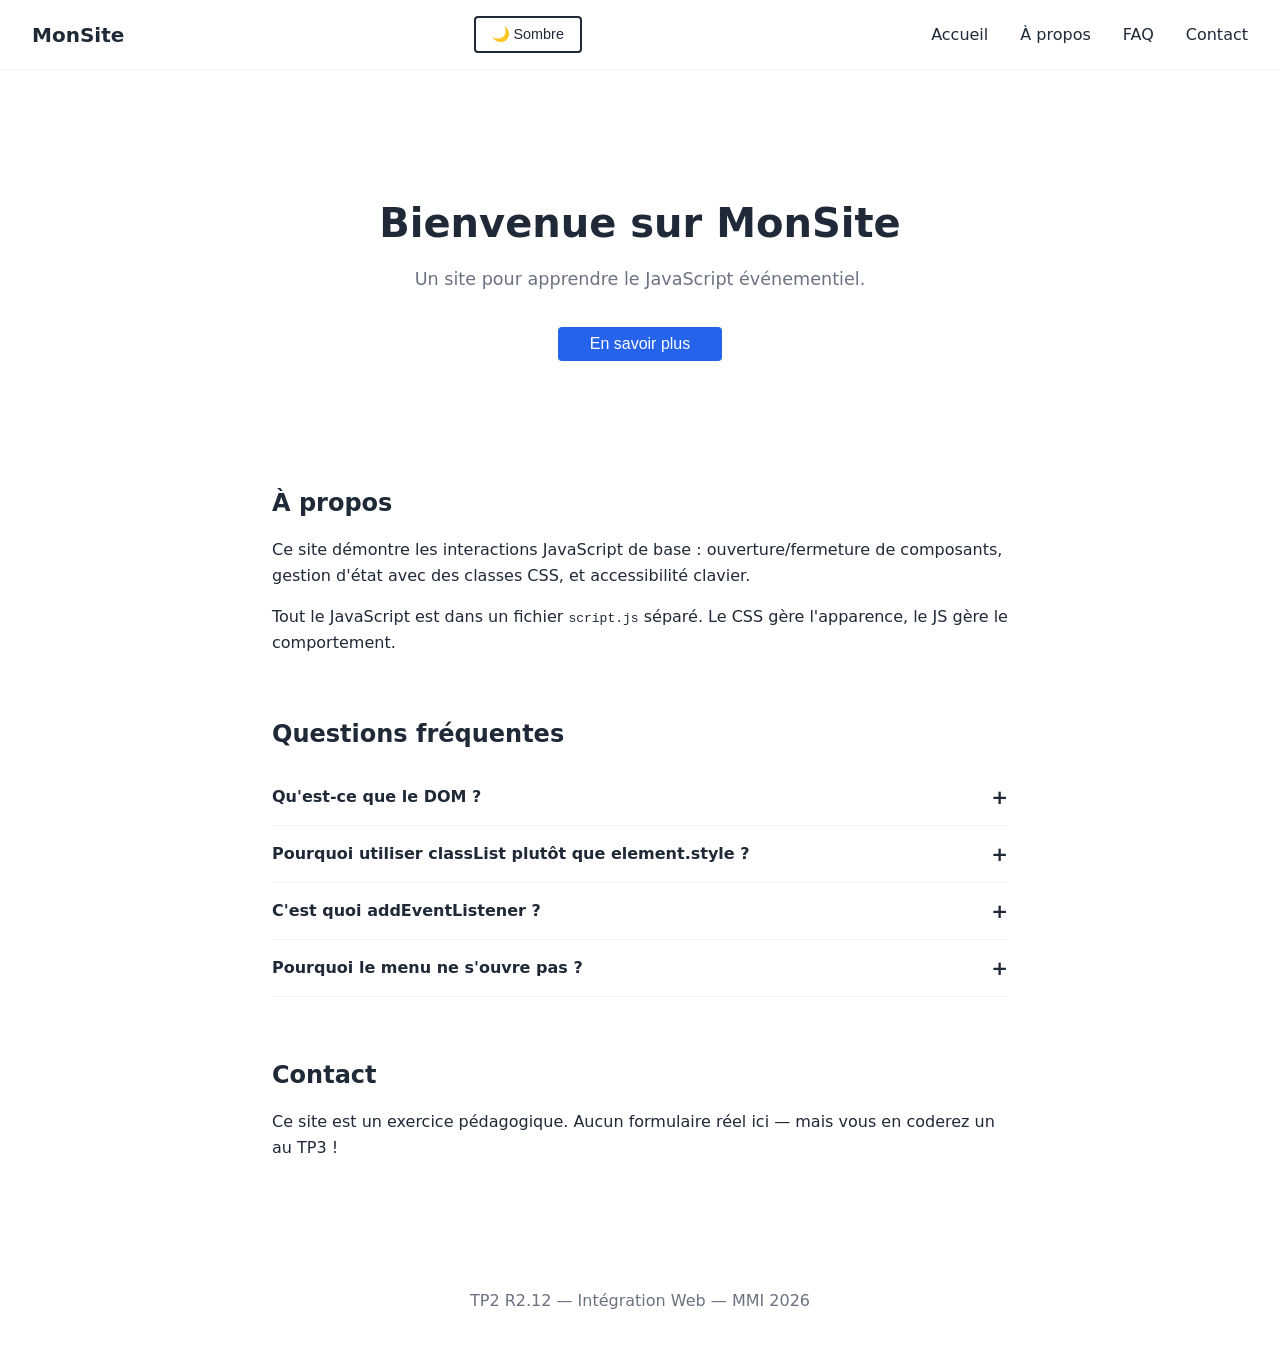
<file: TP2/index.html>
<!DOCTYPE html>
<html lang="fr">
<head>
  <meta charset="UTF-8">
  <meta name="viewport" content="width=device-width, initial-scale=1.0">
  <title>TP2 — JavaScript événementiel</title>
  <style>
    /* ================================
       VARIABLES
       ================================ */
    :root {
      --color-primary: #2563eb;
      --color-text: #1f2937;
      --color-text-light: #6b7280;
      --color-bg: #ffffff;
      --color-bg-alt: #f3f4f6;
      --color-overlay: rgba(0, 0, 0, 0.5);
      --font-base: system-ui, -apple-system, sans-serif;
      --space-sm: 0.5rem;
      --space-md: 1rem;
      --space-lg: 2rem;
      --space-xl: 4rem;
    }

    /* ================================
       THÈME SOMBRE (bonus)
       ================================ */
    .dark {
      --color-primary: #60a5fa;
      --color-text: #e5e7eb;
      --color-text-light: #9ca3af;
      --color-bg: #111827;
      --color-bg-alt: #1f2937;
      --color-overlay: rgba(0, 0, 0, 0.7);
    }

    /* ================================
       BASE
       ================================ */
    *, *::before, *::after {
      box-sizing: border-box;
    }

    body {
      font-family: var(--font-base);
      line-height: 1.6;
      color: var(--color-text);
      background-color: var(--color-bg);
      margin: 0;
      transition: background-color 0.3s, color 0.3s;
    }

    h1, h2, h3 { line-height: 1.2; }

    a {
      color: var(--color-primary);
      text-decoration: none;
    }

    a:hover { text-decoration: underline; }

    /* ================================
       HEADER + NAVIGATION
       ================================ */
    header {
      display: flex;
      justify-content: space-between;
      align-items: center;
      padding: var(--space-md) var(--space-lg);
      border-bottom: 1px solid var(--color-bg-alt);
    }

    .logo {
      font-weight: bold;
      font-size: 1.25rem;
      color: var(--color-text);
      text-decoration: none;
    }

    .header-right {
      display: flex;
      align-items: center;
      gap: var(--space-md);
    }

    /* Bouton menu burger */
    .menu-btn {
      display: none;
      background: none;
      border: 2px solid var(--color-text);
      border-radius: 0.25rem;
      color: var(--color-text);
      font-size: 1.25rem;
      padding: var(--space-sm);
      cursor: pointer;
      line-height: 1;
    }

    /* Bouton thème */
    #theme-toggle {
      background: none;
      border: 2px solid var(--color-text);
      border-radius: 0.25rem;
      color: var(--color-text);
      padding: var(--space-sm) var(--space-md);
      cursor: pointer;
      font-size: 0.9rem;
    }

    /* Navigation */
    .menu ul {
      display: flex;
      gap: var(--space-lg);
      list-style: none;
      padding: 0;
      margin: 0;
    }

    .menu a {
      color: var(--color-text);
      font-weight: 500;
    }

    /* Mobile : menu caché par défaut */
    @media (max-width: 640px) {
      .menu-btn {
        display: block;
      }

      .menu {
        display: none;
        position: absolute;
        top: 100%;
        left: 0;
        right: 0;
        background: var(--color-bg);
        border-bottom: 1px solid var(--color-bg-alt);
        padding: var(--space-md) var(--space-lg);
        z-index: 10;
      }

      .menu.is-open {
        display: block;
      }

      .menu ul {
        flex-direction: column;
        gap: var(--space-md);
      }

      header {
        position: relative;
      }
    }

    /* ================================
       MAIN
       ================================ */
    main {
      max-width: 800px;
      margin: 0 auto;
      padding: var(--space-lg);
    }

    section {
      margin-bottom: var(--space-xl);
    }

    /* ================================
       HERO
       ================================ */
    .hero {
      text-align: center;
      padding: var(--space-xl) 0;
    }

    .hero h1 {
      font-size: 2.5rem;
      margin-bottom: var(--space-sm);
    }

    .hero p {
      color: var(--color-text-light);
      font-size: 1.1rem;
    }

    /* ================================
       BOUTON MODALE
       ================================ */
    .modal-open {
      background-color: var(--color-primary);
      color: white;
      border: none;
      padding: var(--space-sm) var(--space-lg);
      border-radius: 0.25rem;
      font-size: 1rem;
      cursor: pointer;
      margin-top: var(--space-md);
    }

    .modal-open:hover {
      opacity: 0.9;
    }

    /* ================================
       MODALE
       ================================ */
    .modal {
      display: none;
      position: fixed;
      top: 0;
      left: 0;
      width: 100%;
      height: 100%;
      background: var(--color-overlay);
      z-index: 100;
      justify-content: center;
      align-items: center;
    }

    .modal.is-visible {
      display: flex;
    }

    .modal-content {
      background: var(--color-bg);
      border-radius: 0.5rem;
      padding: var(--space-lg);
      max-width: 500px;
      width: 90%;
      position: relative;
    }

    .modal-content h2 {
      margin-top: 0;
    }

    .modal-close {
      position: absolute;
      top: var(--space-md);
      right: var(--space-md);
      background: none;
      border: none;
      font-size: 1.5rem;
      cursor: pointer;
      color: var(--color-text);
      line-height: 1;
    }

    /* ================================
       ACCORDÉON FAQ
       ================================ */
    .faq-item {
      border-bottom: 1px solid var(--color-bg-alt);
    }

    .faq-question {
      width: 100%;
      background: none;
      border: none;
      text-align: left;
      padding: var(--space-md) 0;
      font-size: 1rem;
      font-weight: 600;
      color: var(--color-text);
      cursor: pointer;
      display: flex;
      justify-content: space-between;
      align-items: center;
      font-family: var(--font-base);
    }

    .faq-question::after {
      content: '+';
      font-size: 1.25rem;
      transition: transform 0.2s;
    }

    .faq-answer {
      display: none;
      padding: 0 0 var(--space-md) 0;
      color: var(--color-text-light);
    }

    .faq-answer.is-visible {
      display: block;
    }

    /* ================================
       FOCUS VISIBLE
       ================================ */
    :focus-visible {
      outline: 2px solid var(--color-primary);
      outline-offset: 2px;
    }
  </style>
</head>
<body>

  <!-- ================================
       HEADER + NAVIGATION
       ================================ -->
  <header>
    <a href="#" class="logo">MonSite</a>
    <div class="header-right">
      <button id="theme-toggle">🌙 Sombre</button>
      <button class="menu-btn" aria-expanded="false">☰</button>


    </div>
    <nav class="menu">
      <ul>
        <li><a href="#accueil">Accueil</a></li>
        <li><a href="#apropos">À propos</a></li>
        <li><a href="#faq">FAQ</a></li>
        <li><a href="#contact">Contact</a></li>
      </ul>
    </nav>
  </header>

  <main>

    <!-- ================================
         HERO + BOUTON MODALE
         ================================ -->
    <section id="accueil" class="hero">
      <h1>Bienvenue sur MonSite</h1>
      <p>Un site pour apprendre le JavaScript événementiel.</p>
      <button class="modal-open">En savoir plus</button>
    </section>

    <!-- ================================
         MODALE
         ================================ -->
    <div class="modal" aria-hidden="true">
      <div class="modal-content">
        <button class="modal-close">✕</button>
        <h2>À propos de ce site</h2>
        <p>Ce site est un exercice du TP2 R2.12. Il sert de support pour apprendre à manipuler le DOM avec JavaScript.</p>
        <p>Vous allez coder le menu burger, cette modale, et l'accordéon FAQ en JavaScript pur.</p>
      </div>
    </div>

    <!-- ================================
         SECTION À PROPOS
         ================================ -->
    <section id="apropos">
      <h2>À propos</h2>
      <p>Ce site démontre les interactions JavaScript de base : ouverture/fermeture de composants, gestion d'état avec des classes CSS, et accessibilité clavier.</p>
      <p>Tout le JavaScript est dans un fichier <code>script.js</code> séparé. Le CSS gère l'apparence, le JS gère le comportement.</p>
    </section>

    <!-- ================================
         ACCORDÉON FAQ
         ================================ -->
    <section id="faq">
      <h2>Questions fréquentes</h2>

      <div class="faq-item">
        <button class="faq-question">Qu'est-ce que le DOM ?</button>
        <div class="faq-answer">
          <p>Le DOM (Document Object Model) est la représentation de la page Web en mémoire. JavaScript peut le lire et le modifier pour créer des interactions.</p>
        </div>
      </div>

      <div class="faq-item">
        <button class="faq-question">Pourquoi utiliser classList plutôt que element.style ?</button>
        <div class="faq-answer">
          <p>Parce que le JavaScript gère le comportement et le CSS gère l'apparence. En utilisant classList, on garde chaque responsabilité à sa place.</p>
        </div>
      </div>

      <div class="faq-item">
        <button class="faq-question">C'est quoi addEventListener ?</button>
        <div class="faq-answer">
          <p>C'est la méthode qui permet de dire au navigateur : "quand tel événement arrive sur cet élément, exécute ce code". C'est le cœur du JavaScript événementiel.</p>
        </div>
      </div>

      <div class="faq-item">
        <button class="faq-question">Pourquoi le menu ne s'ouvre pas ?</button>
        <div class="faq-answer">
          <p>Probablement parce que le fichier script.js n'est pas encore lié, ou parce que le JavaScript n'est pas encore écrit. C'est votre mission !</p>
        </div>
      </div>
    </section>

    <!-- ================================
         CONTACT
         ================================ -->
    <section id="contact">
      <h2>Contact</h2>
      <p>Ce site est un exercice pédagogique. Aucun formulaire réel ici — mais vous en coderez un au TP3 !</p>
    </section>

  </main>

  <footer>
    <p style="text-align: center; padding: 1rem; color: var(--color-text-light);">TP2 R2.12 — Intégration Web — MMI 2026</p>
  </footer>

  <!-- ================================
       JAVASCRIPT : à vous de jouer !
       Créez un fichier script.js et liez-le ici.
       ================================ -->
    <script src="script.js"></script> 

</body>
</html>
</file>
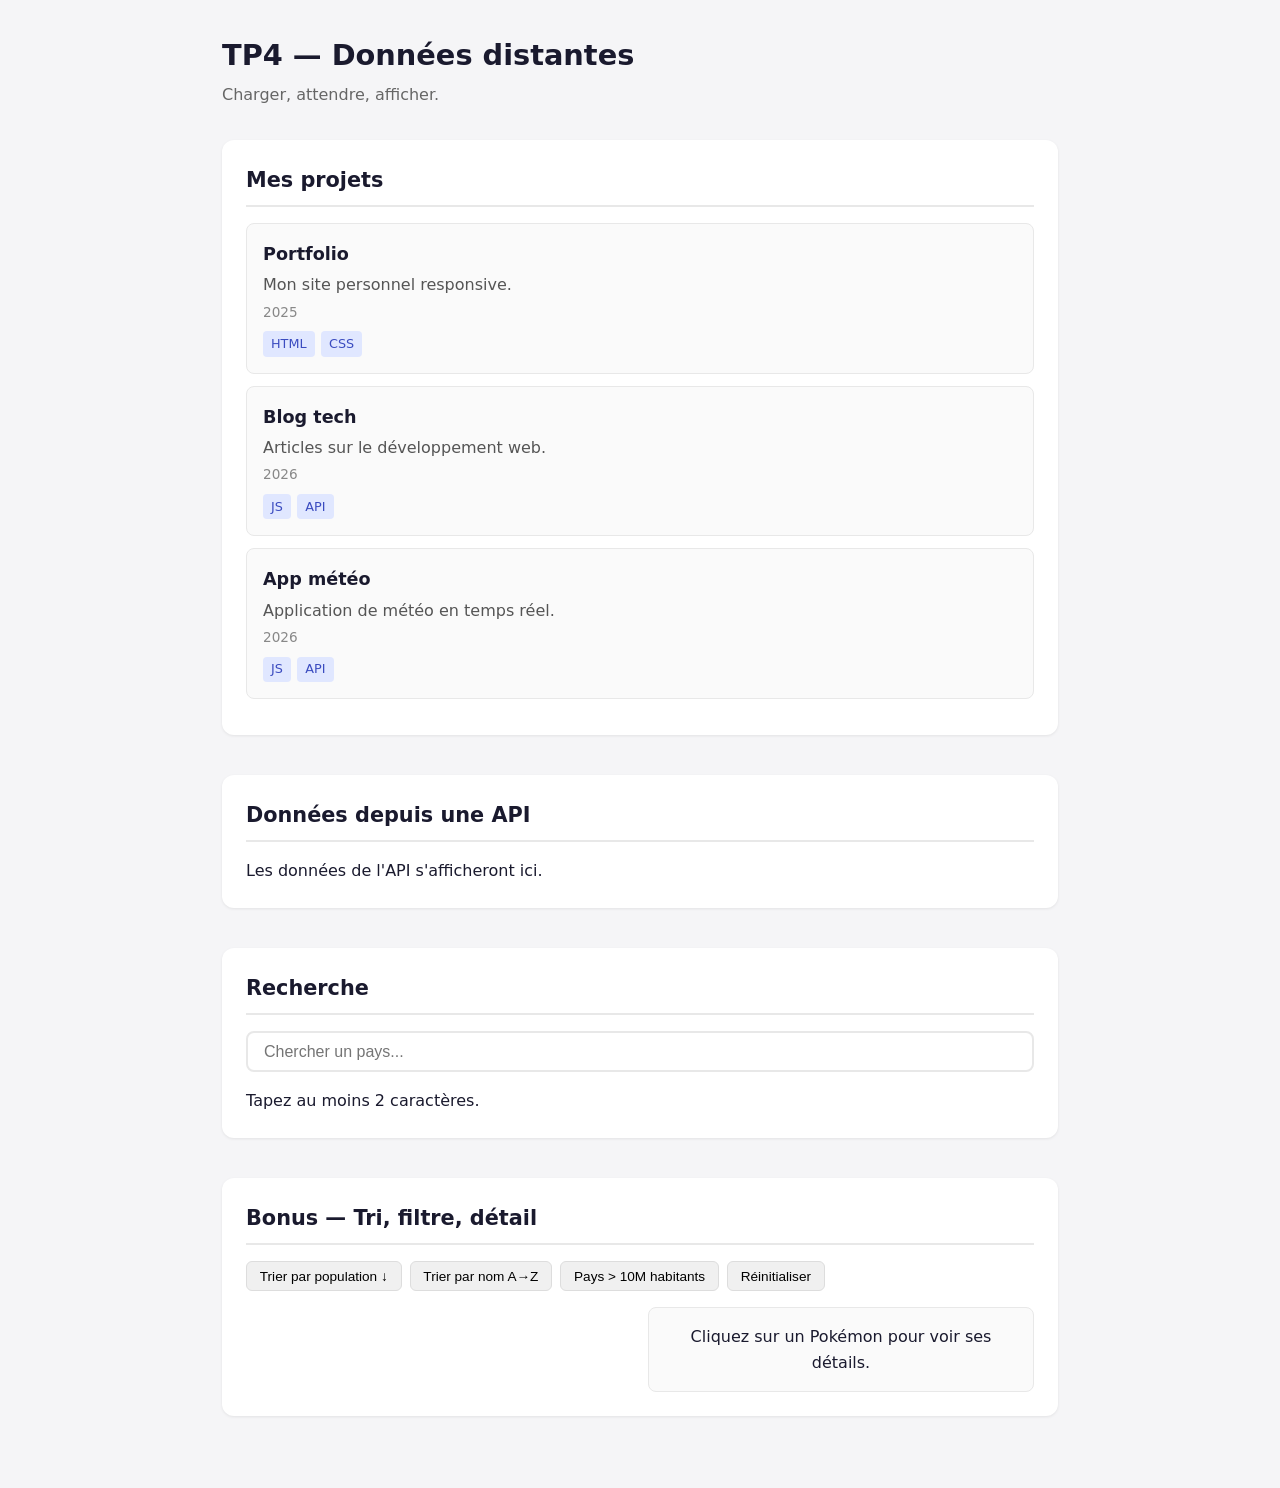
<file: TP4/index.html>
<!DOCTYPE html>
<html lang="fr">
<head>
  <meta charset="UTF-8">
  <meta name="viewport" content="width=device-width, initial-scale=1.0">
  <title>TP4 — Fetch & API</title>
  <link rel="stylesheet" href="style.css">
</head>
<body>

  <header>
    <h1>TP4 — Données distantes</h1>
    <p>Charger, attendre, afficher.</p>
  </header>

  <main>

    <!-- ============================================
         TEMPS 1 — JSON local
         Exercices 1.1 à 1.3
         ============================================ -->
    <section id="section-projets">
      <h2>Mes projets</h2>
      <div id="projets-liste" aria-live="polite">
        <p>Les projets s'afficheront ici.</p>
      </div>
    </section>

    <!-- ============================================
         TEMPS 2 — API distante
         Exercices 2.1 à 2.3
         ============================================ -->
    <section id="section-api">
      <h2>Données depuis une API</h2>
      <div id="api-liste" aria-live="polite">
        <p>Les données de l'API s'afficheront ici.</p>
      </div>
    </section>

    <!-- ============================================
         TEMPS 3 — Recherche + API
         Exercices 3.1 et 3.2
         ============================================ -->
    <section id="section-recherche">
      <h2>Recherche</h2>
      <input type="search" id="recherche" placeholder="Chercher un pays...">
      <div id="recherche-resultats" aria-live="polite">
        <p>Tapez au moins 2 caractères.</p>
      </div>
    </section>

    <!-- ============================================
         TEMPS 4 — Aller plus loin (bonus)
         Exercices 4.1 à 4.3
         ============================================ -->
    <section id="section-bonus">
      <h2>Bonus — Tri, filtre, détail</h2>

      <!-- 4.1 — Contrôles de tri/filtre -->
      <div id="controles">
        <button id="tri-pop">Trier par population ↓</button>
        <button id="tri-nom">Trier par nom A→Z</button>
        <button id="filtre-grand">Pays > 10M habitants</button>
        <button id="reinitialiser">Réinitialiser</button>
      </div>

      <!-- 4.2 — Liste + Détail Pokémon -->
      <div id="pokemon">
        <div id="liste-pokemon"></div>
        <div id="detail-pokemon">
          <p>Cliquez sur un Pokémon pour voir ses détails.</p>
        </div>
      </div>
    </section>

  </main>

  <script src="script.js"></script>
</body>
</html>
</file>
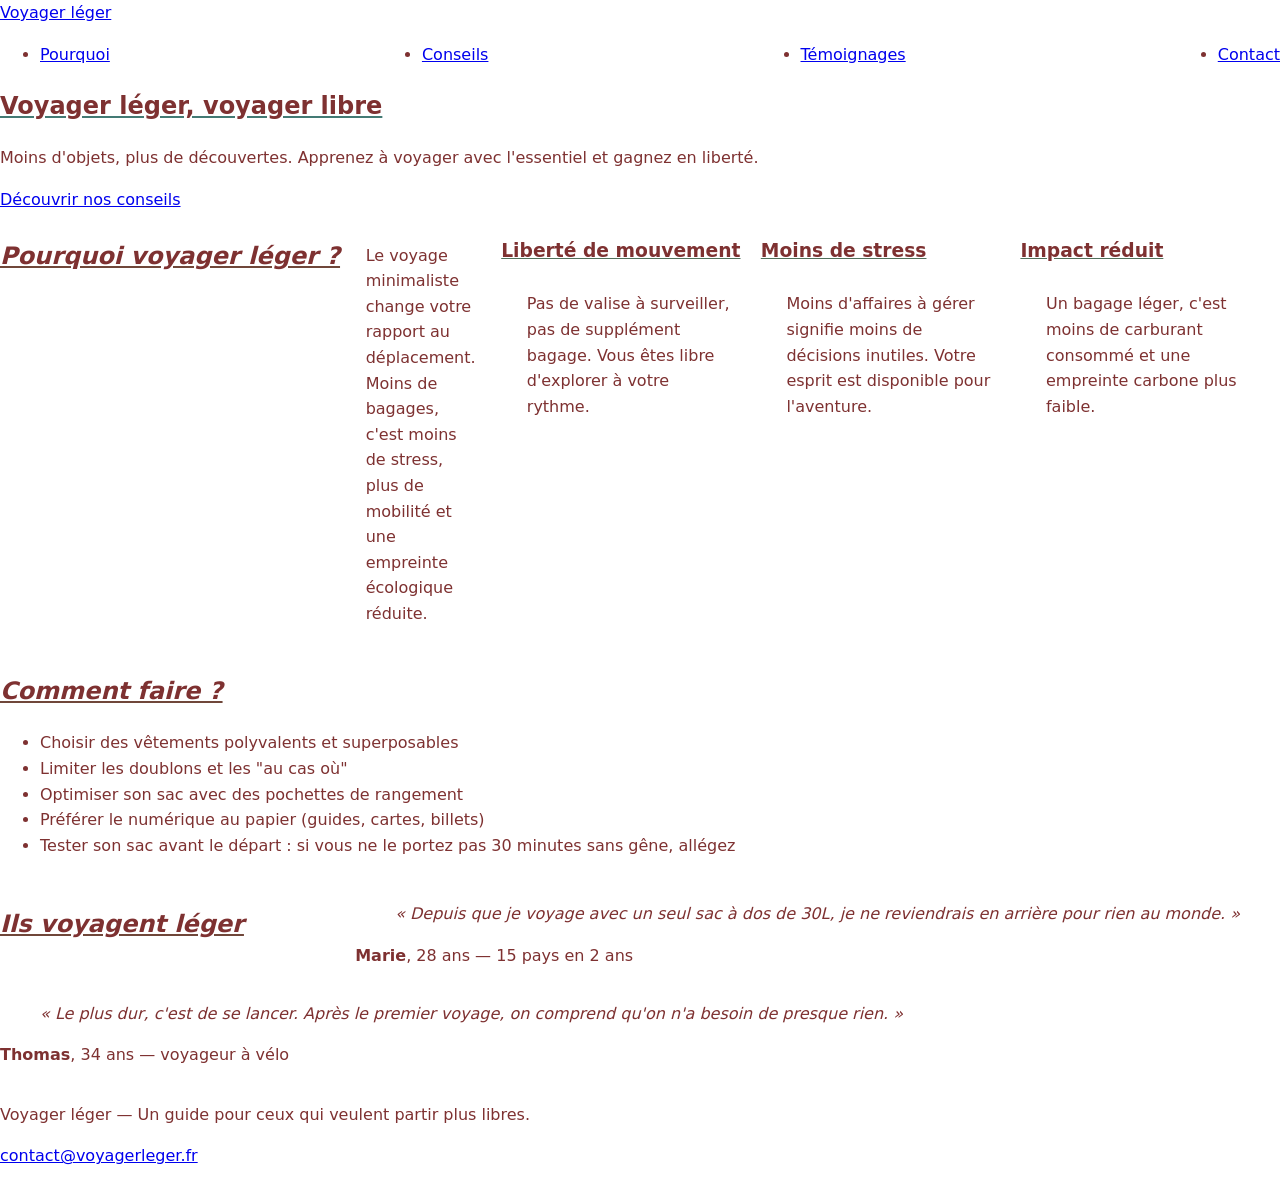
<file: TD2/TD2.html>
<!DOCTYPE html>
<html lang="fr">
<head>
  <meta charset="UTF-8">
  <meta name="viewport" content="width=device-width, initial-scale=1.0">
  <title>Voyager léger — Guide du voyage minimaliste</title>
  <link rel="stylesheet" href="style.css">
</head>
<body>

  <header>
    <nav>
      <a href="#" class="logo">Voyager léger</a>
      <ul>
        <li><a href="#pourquoi">Pourquoi</a></li>
        <li><a href="#conseils">Conseils</a></li>
        <li><a href="#temoignages">Témoignages</a></li>
        <li><a href="#contact">Contact</a></li>
      </ul>
    </nav>
  </header>

  <main>

    <section class="hero">
      <h1>Voyager léger, voyager libre</h1>
      <p>Moins d'objets, plus de découvertes. Apprenez à voyager avec l'essentiel et gagnez en liberté.</p>
      <a href="#conseils">Découvrir nos conseils</a>
    </section>

    <section id="pourquoi">
      <h2>Pourquoi voyager léger ?</h2>
      <p>Le voyage minimaliste change votre rapport au déplacement. Moins de bagages, c'est moins de stress, plus de mobilité et une empreinte écologique réduite.</p>

      <article>
        <h3>Liberté de mouvement</h3>
        <p>Pas de valise à surveiller, pas de supplément bagage. Vous êtes libre d'explorer à votre rythme.</p>
      </article>

      <article>
        <h3>Moins de stress</h3>
        <p>Moins d'affaires à gérer signifie moins de décisions inutiles. Votre esprit est disponible pour l'aventure.</p>
      </article>

      <article>
        <h3>Impact réduit</h3>
        <p>Un bagage léger, c'est moins de carburant consommé et une empreinte carbone plus faible.</p>
      </article>
    </section>

    <section id="conseils">
      <h2>Comment faire ?</h2>
      <ul>
        <li>Choisir des vêtements polyvalents et superposables</li>
        <li>Limiter les doublons et les "au cas où"</li>
        <li>Optimiser son sac avec des pochettes de rangement</li>
        <li>Préférer le numérique au papier (guides, cartes, billets)</li>
        <li>Tester son sac avant le départ : si vous ne le portez pas 30 minutes sans gêne, allégez</li>
      </ul>
    </section>

    <section id="temoignages">
      <h2>Ils voyagent léger</h2>

      <article>
        <blockquote>
          <p>« Depuis que je voyage avec un seul sac à dos de 30L, je ne reviendrais en arrière pour rien au monde. »</p>
        </blockquote>
        <p><strong>Marie</strong>, 28 ans — 15 pays en 2 ans</p>
      </article>

      <article>
        <blockquote>
          <p>« Le plus dur, c'est de se lancer. Après le premier voyage, on comprend qu'on n'a besoin de presque rien. »</p>
        </blockquote>
        <p><strong>Thomas</strong>, 34 ans — voyageur à vélo</p>
      </article>
    </section>

  </main>

  <footer id="contact">
    <p>Voyager léger — Un guide pour ceux qui veulent partir plus libres.</p>
    <p><a href="mailto:contact@voyagerleger.fr">contact@voyagerleger.fr</a></p>
  </footer>

</body>
</html>
</file>
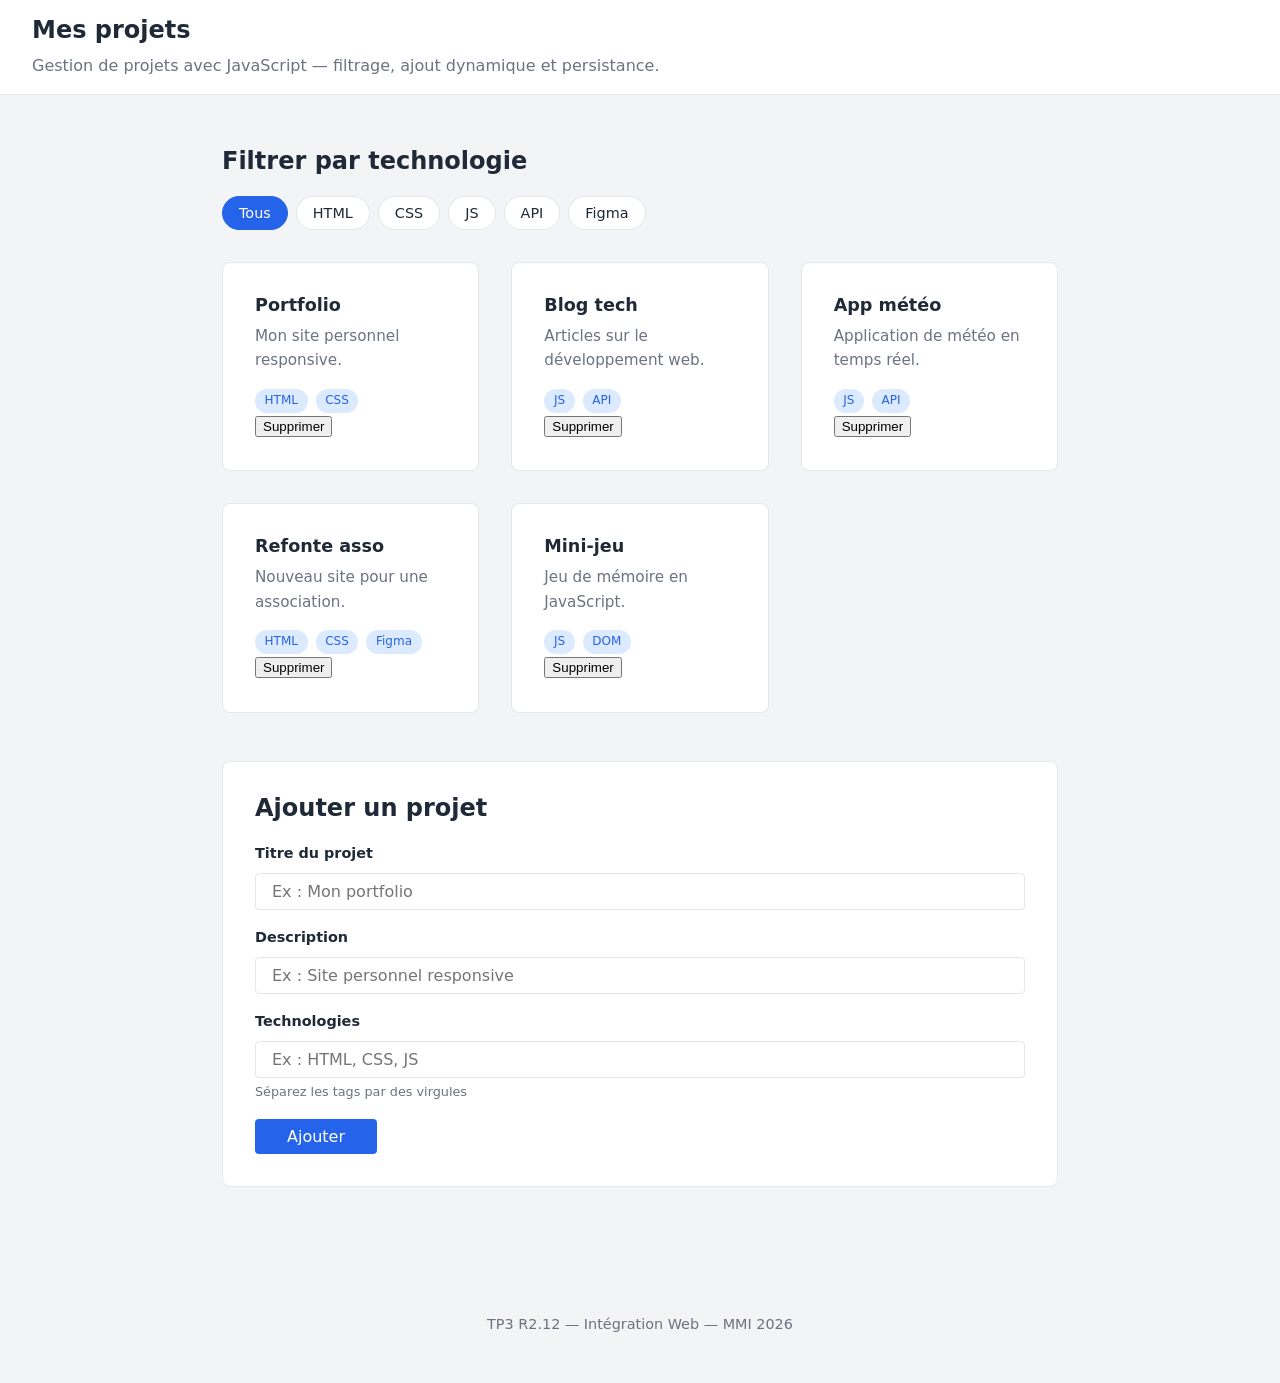
<file: TP3/Untitled-1.html>
<!DOCTYPE html>
<html lang="fr">
<head>
  <meta charset="UTF-8">
  <meta name="viewport" content="width=device-width, initial-scale=1.0">
  <title>TP3 — JavaScript + données</title>
  <style>
    /* ================================
       VARIABLES
       ================================ */
    :root {
      --color-primary: #2563eb;
      --color-primary-light: #dbeafe;
      --color-text: #1f2937;
      --color-text-light: #6b7280;
      --color-bg: #ffffff;
      --color-bg-alt: #f3f4f6;
      --color-border: #e5e7eb;
      --color-error: #dc2626;
      --color-success: #059669;
      --font-base: system-ui, -apple-system, sans-serif;
      --space-sm: 0.5rem;
      --space-md: 1rem;
      --space-lg: 2rem;
      --space-xl: 3rem;
      --radius: 0.5rem;
    }

    /* ================================
       BASE
       ================================ */
    *, *::before, *::after {
      box-sizing: border-box;
    }

    body {
      font-family: var(--font-base);
      line-height: 1.6;
      color: var(--color-text);
      background-color: var(--color-bg-alt);
      margin: 0;
    }

    h1, h2, h3 { line-height: 1.2; }

    /* ================================
       LAYOUT
       ================================ */
    header {
      background: var(--color-bg);
      border-bottom: 1px solid var(--color-border);
      padding: var(--space-md) var(--space-lg);
    }

    header h1 {
      margin: 0;
      font-size: 1.5rem;
    }

    header p {
      margin: var(--space-sm) 0 0;
      color: var(--color-text-light);
    }

    main {
      max-width: 900px;
      margin: 0 auto;
      padding: var(--space-lg);
    }

    section {
      margin-bottom: var(--space-xl);
    }

    /* ================================
       FILTRES
       ================================ */
    .filtres {
      display: flex;
      flex-wrap: wrap;
      gap: var(--space-sm);
      margin-bottom: var(--space-lg);
    }

    .filtre {
      background: var(--color-bg);
      border: 1px solid var(--color-border);
      border-radius: 2rem;
      padding: var(--space-sm) var(--space-md);
      font-size: 0.9rem;
      cursor: pointer;
      color: var(--color-text);
      font-family: var(--font-base);
      transition: background-color 0.2s, border-color 0.2s;
    }

    .filtre:hover {
      border-color: var(--color-primary);
    }

    .filtre.active {
      background-color: var(--color-primary);
      color: white;
      border-color: var(--color-primary);
    }

    /* ================================
       GRILLE DE PROJETS
       ================================ */
    #projets-liste {
      display: grid;
      grid-template-columns: repeat(auto-fit, minmax(250px, 1fr));
      gap: var(--space-lg);
      min-height: 100px;
    }

    /* Style des cartes (générées en JS) */
    .carte {
      background: var(--color-bg);
      border: 1px solid var(--color-border);
      border-radius: var(--radius);
      padding: var(--space-lg);
      transition: transform 0.2s, box-shadow 0.2s;
    }

    .carte:hover {
      transform: translateY(-2px);
      box-shadow: 0 4px 12px rgba(0, 0, 0, 0.08);
    }

    .carte h3 {
      margin: 0 0 var(--space-sm);
      font-size: 1.1rem;
    }

    .carte p {
      margin: 0 0 var(--space-md);
      color: var(--color-text-light);
      font-size: 0.95rem;
    }

    .tags {
      display: flex;
      flex-wrap: wrap;
      gap: var(--space-sm);
    }

    .tag {
      display: inline-block;
      font-size: 0.75rem;
      background: var(--color-primary-light);
      color: var(--color-primary);
      padding: 0.15rem 0.6rem;
      border-radius: 1rem;
      font-weight: 500;
    }

    /* ================================
       MESSAGES D'ÉTAT
       ================================ */
    .loading {
      text-align: center;
      color: var(--color-text-light);
      padding: var(--space-xl);
      grid-column: 1 / -1;
    }

    .error {
      text-align: center;
      color: var(--color-error);
      padding: var(--space-xl);
      grid-column: 1 / -1;
    }

    .vide {
      text-align: center;
      color: var(--color-text-light);
      padding: var(--space-xl);
      grid-column: 1 / -1;
    }

    /* ================================
       FORMULAIRE D'AJOUT
       ================================ */
    #form-ajout {
      background: var(--color-bg);
      border: 1px solid var(--color-border);
      border-radius: var(--radius);
      padding: var(--space-lg);
    }

    #form-ajout h2 {
      margin-top: 0;
    }

    .form-group {
      margin-bottom: var(--space-md);
    }

    .form-group label {
      display: block;
      font-weight: 600;
      margin-bottom: var(--space-sm);
      font-size: 0.9rem;
    }

    .form-group input {
      width: 100%;
      padding: var(--space-sm) var(--space-md);
      border: 1px solid var(--color-border);
      border-radius: 0.25rem;
      font-size: 1rem;
      font-family: var(--font-base);
      color: var(--color-text);
      background: var(--color-bg);
    }

    .form-group input:focus {
      outline: 2px solid var(--color-primary);
      outline-offset: 1px;
      border-color: var(--color-primary);
    }

    .form-group small {
      display: block;
      margin-top: 0.25rem;
      color: var(--color-text-light);
      font-size: 0.8rem;
    }

    #form-ajout button[type="submit"] {
      background-color: var(--color-primary);
      color: white;
      border: none;
      padding: var(--space-sm) var(--space-lg);
      border-radius: 0.25rem;
      font-size: 1rem;
      cursor: pointer;
      font-family: var(--font-base);
    }

    #form-ajout button[type="submit"]:hover {
      opacity: 0.9;
    }

    /* ================================
       COMPTEUR
       ================================ */
    .compteur {
      text-align: right;
      color: var(--color-text-light);
      font-size: 0.9rem;
      margin-bottom: var(--space-sm);
    }

    /* ================================
       FOOTER
       ================================ */
    footer {
      text-align: center;
      padding: var(--space-lg);
      color: var(--color-text-light);
      font-size: 0.9rem;
    }

    /* ================================
       FOCUS VISIBLE
       ================================ */
    :focus-visible {
      outline: 2px solid var(--color-primary);
      outline-offset: 2px;
    }

    /* ================================
       RESPONSIVE
       ================================ */
    @media (max-width: 600px) {
      main {
        padding: var(--space-md);
      }

      #projets-liste {
        grid-template-columns: 1fr;
      }
    }
  </style>
</head>
<body>

  <!-- ================================
       HEADER
       ================================ -->
  <header>
    <h1>Mes projets</h1>
    <p>Gestion de projets avec JavaScript — filtrage, ajout dynamique et persistance.</p>
  </header>

  <main>

    <!-- ================================
         FILTRES
         ================================ -->
    <section>
      <h2>Filtrer par technologie</h2>
      <div class="filtres">
        <button class="filtre active" data-tag="tous">Tous</button>
        <button class="filtre" data-tag="HTML">HTML</button>
        <button class="filtre" data-tag="CSS">CSS</button>
        <button class="filtre" data-tag="JS">JS</button>
        <button class="filtre" data-tag="API">API</button>
        <button class="filtre" data-tag="Figma">Figma</button>
      </div>

      <!-- Compteur de résultats -->
      <p class="compteur" aria-live="polite"></p>

      <!-- Conteneur des cartes (généré en JS) -->
      <div id="projets-liste">
        <p class="vide">Chargement des projets...</p>
      </div>
    </section>

    <!-- ================================
         FORMULAIRE D'AJOUT
         ================================ -->
    <section>
      <form id="form-ajout">
        <h2>Ajouter un projet</h2>

        <div class="form-group">
          <label for="input-titre">Titre du projet</label>
          <input type="text" id="input-titre" placeholder="Ex : Mon portfolio" required>
        </div>

        <div class="form-group">
          <label for="input-desc">Description</label>
          <input type="text" id="input-desc" placeholder="Ex : Site personnel responsive" required>
        </div>

        <div class="form-group">
          <label for="input-tags">Technologies</label>
          <input type="text" id="input-tags" placeholder="Ex : HTML, CSS, JS">
          <small>Séparez les tags par des virgules</small>
        </div>

        <button type="submit">Ajouter</button>
      </form>
    </section>

  </main>

  <footer>
    <p>TP3 R2.12 — Intégration Web — MMI 2026</p>
  </footer>

  <!-- ================================
       JAVASCRIPT : à vous de jouer !
       Créez un fichier script.js et liez-le ici.
       ================================ -->
    <script src="script.js"></script> 

</body>
</html>
</file>
<file: TP4/style.css>
/* ===========================
   TP4 — Styles de départ
   =========================== */

* {
  margin: 0;
  padding: 0;
  box-sizing: border-box;
}

body {
  font-family: system-ui, -apple-system, sans-serif;
  line-height: 1.6;
  color: #1a1a2e;
  background-color: #f5f5f7;
  padding: 2rem;
  max-width: 900px;
  margin: 0 auto;
}

/* --- En-tête --- */

header {
  margin-bottom: 2rem;
}

header h1 {
  font-size: 1.8rem;
  margin-bottom: 0.25rem;
}

header p {
  color: #666;
}

/* --- Sections --- */

section {
  margin-bottom: 2.5rem;
  padding: 1.5rem;
  background: white;
  border-radius: 12px;
  box-shadow: 0 1px 3px rgba(0, 0, 0, 0.08);
}

section h2 {
  font-size: 1.3rem;
  margin-bottom: 1rem;
  padding-bottom: 0.5rem;
  border-bottom: 2px solid #e8e8e8;
}

/* --- Cartes --- */

.carte {
  padding: 1rem;
  margin-bottom: 0.75rem;
  background: #fafafa;
  border: 1px solid #e8e8e8;
  border-radius: 8px;
}

.carte h3 {
  font-size: 1.1rem;
  margin-bottom: 0.25rem;
}

.carte p {
  color: #555;
  margin-bottom: 0.25rem;
}

.carte .annee {
  font-size: 0.85rem;
  color: #888;
}

/* --- Tags --- */

.tags {
  display: flex;
  gap: 0.4rem;
  flex-wrap: wrap;
  margin-top: 0.5rem;
}

.tag {
  display: inline-block;
  padding: 0.15rem 0.5rem;
  background: #e0e7ff;
  color: #3b4cc0;
  border-radius: 4px;
  font-size: 0.8rem;
  font-weight: 500;
}

/* --- États : chargement, erreur --- */

.loading {
  color: #666;
  font-style: italic;
  padding: 1rem 0;
}

.loading::before {
  content: '⏳ ';
}

.error {
  color: #dc2626;
  background: #fef2f2;
  padding: 0.75rem 1rem;
  border-radius: 6px;
  border: 1px solid #fecaca;
}

.error::before {
  content: '⚠️ ';
}

/* --- Champ de recherche --- */

input[type="search"] {
  width: 100%;
  padding: 0.6rem 1rem;
  font-size: 1rem;
  border: 2px solid #e8e8e8;
  border-radius: 8px;
  margin-bottom: 1rem;
  outline: none;
  transition: border-color 0.2s;
}

input[type="search"]:focus {
  border-color: #3b4cc0;
}

/* --- Boutons de contrôle (bonus) --- */

#controles {
  display: flex;
  gap: 0.5rem;
  flex-wrap: wrap;
  margin-bottom: 1rem;
}

#controles button {
  padding: 0.4rem 0.8rem;
  font-size: 0.85rem;
  background: #f0f0f0;
  border: 1px solid #ddd;
  border-radius: 6px;
  cursor: pointer;
  transition: background-color 0.2s;
}

#controles button:hover {
  background: #e0e7ff;
}

/* --- Pokémon liste + détail (bonus) --- */

#pokemon {
  display: grid;
  grid-template-columns: 1fr 1fr;
  gap: 1rem;
  margin-top: 1rem;
}

#liste-pokemon {
  display: flex;
  flex-direction: column;
  gap: 0.3rem;
  max-height: 400px;
  overflow-y: auto;
}

#liste-pokemon button {
  text-align: left;
  padding: 0.4rem 0.6rem;
  background: #fafafa;
  border: 1px solid #e8e8e8;
  border-radius: 4px;
  cursor: pointer;
  text-transform: capitalize;
  transition: background-color 0.2s;
}

#liste-pokemon button:hover {
  background: #e0e7ff;
}

#detail-pokemon {
  padding: 1rem;
  background: #fafafa;
  border: 1px solid #e8e8e8;
  border-radius: 8px;
  text-align: center;
}

#detail-pokemon h2 {
  text-transform: capitalize;
  border: none;
  padding: 0;
}

#detail-pokemon img {
  width: 120px;
  height: 120px;
  image-rendering: pixelated;
}
</file>
<file: TD2/style.css>
body {
  font-family: system-ui, sans-serif;
  line-height: 1.6;
  margin: 0;
  color: #7e3131;
}
h1 {
    font-weight: 800;
    text-decoration: underline;
    text-decoration-color: #437A74;
}

h2{
    font-weight: 700;
    text-decoration: underline;
    text-decoration-color: #70473A;
    font-style: oblique;
}

h3{
    font-weight: 600;
    text-decoration: underline;
    text-decoration-color: #51705C;
}

p{
    font-weight: 400;
}

nav ul {
    display: flex;
    align-items: center ;
    flex-direction: row;
    justify-content: space-between;
}

#pourquoi{
    display: flex;
}

#pourquoi p {
    flex: 0.7;
    margin:2vw;
}

#pourquoi article{
    flex: 2;
}
@media (max-width: 680px) {
  #pourquoi{
    flex-direction: column;
  }
}

#temoignages{
    display: flex;
    flex-wrap: wrap;
    justify-content: space-between;
}
#temoignages blockquote{
    font-style: italic;
}

@media (max-width: 680px) {
  #temoignages{
    flex-direction: column;
  }
}

.hero {
    margin-top: 0.5vh;
    margin-bottom: 0.5vh;
}

#conseils {
    margin-top: 0.5vh;
    margin-bottom: 3vh;
}
footer{
    margin-top: 2vh;
}
</file>
